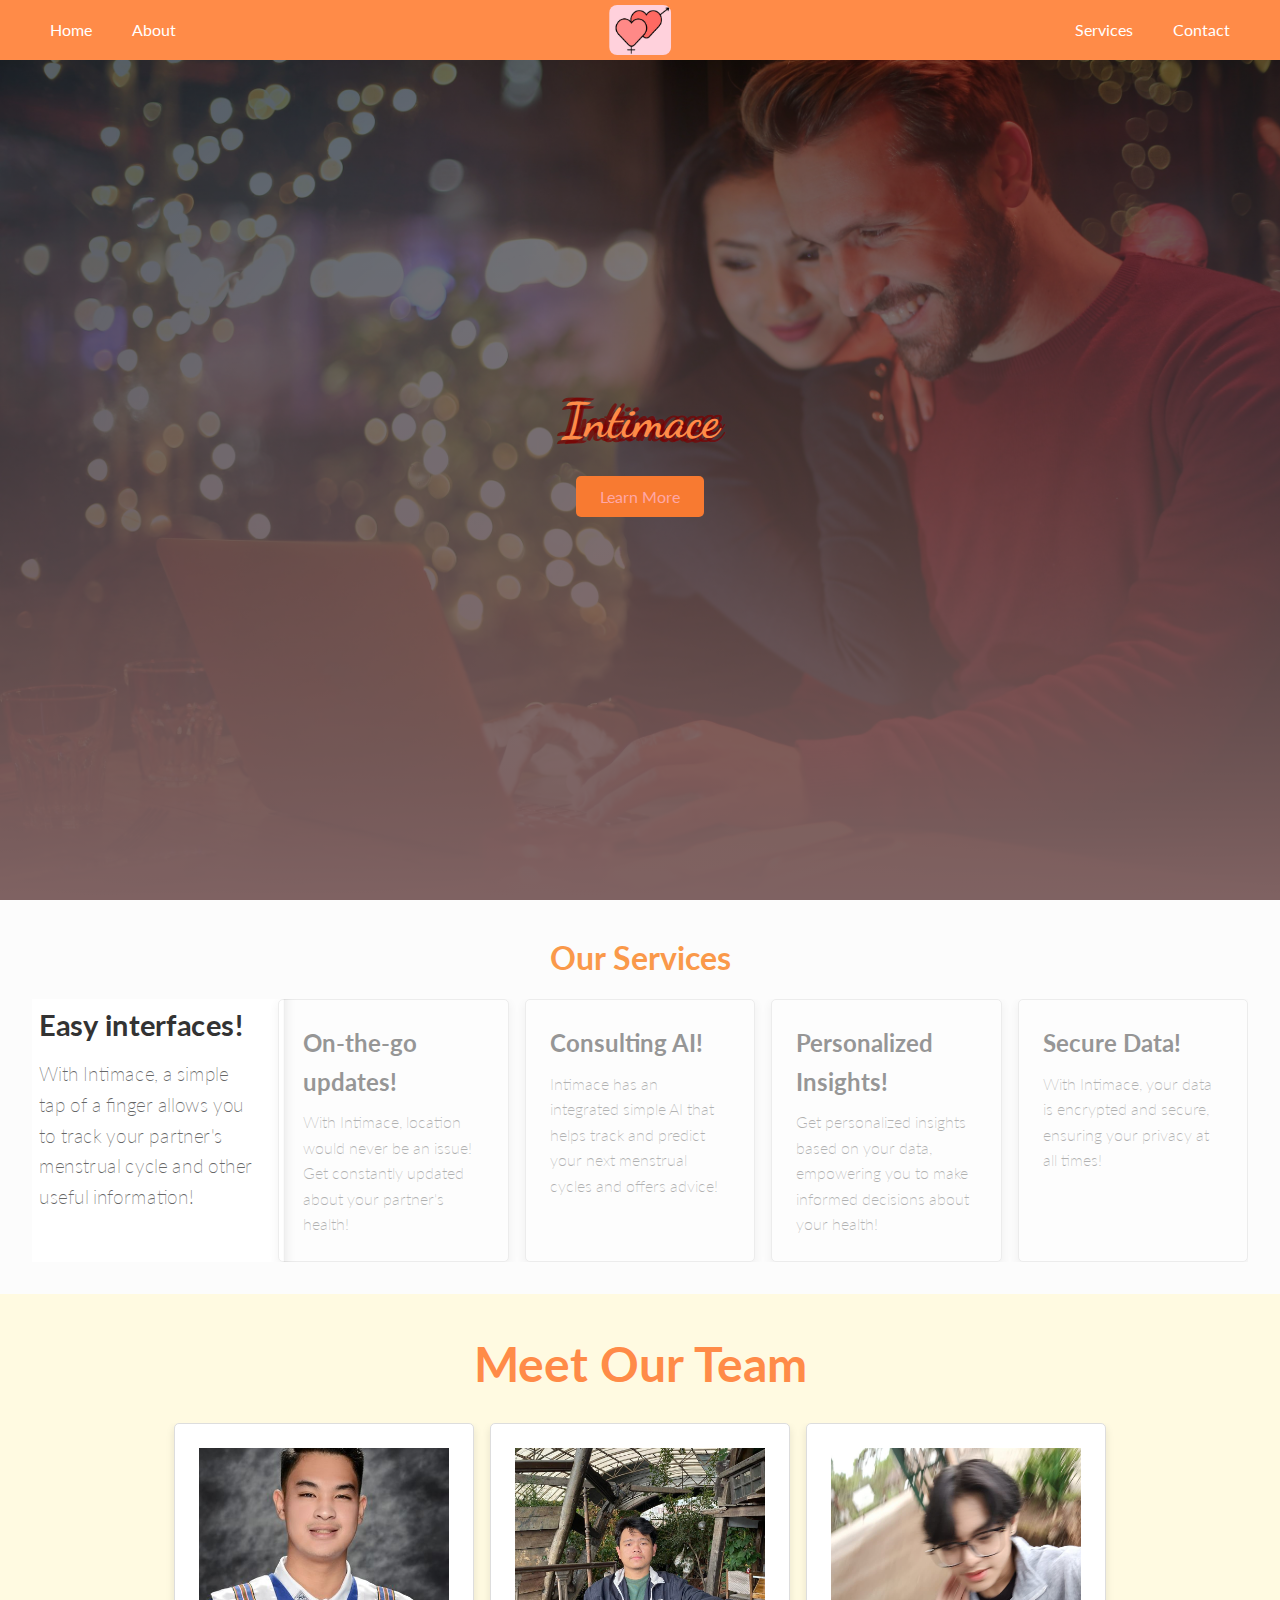
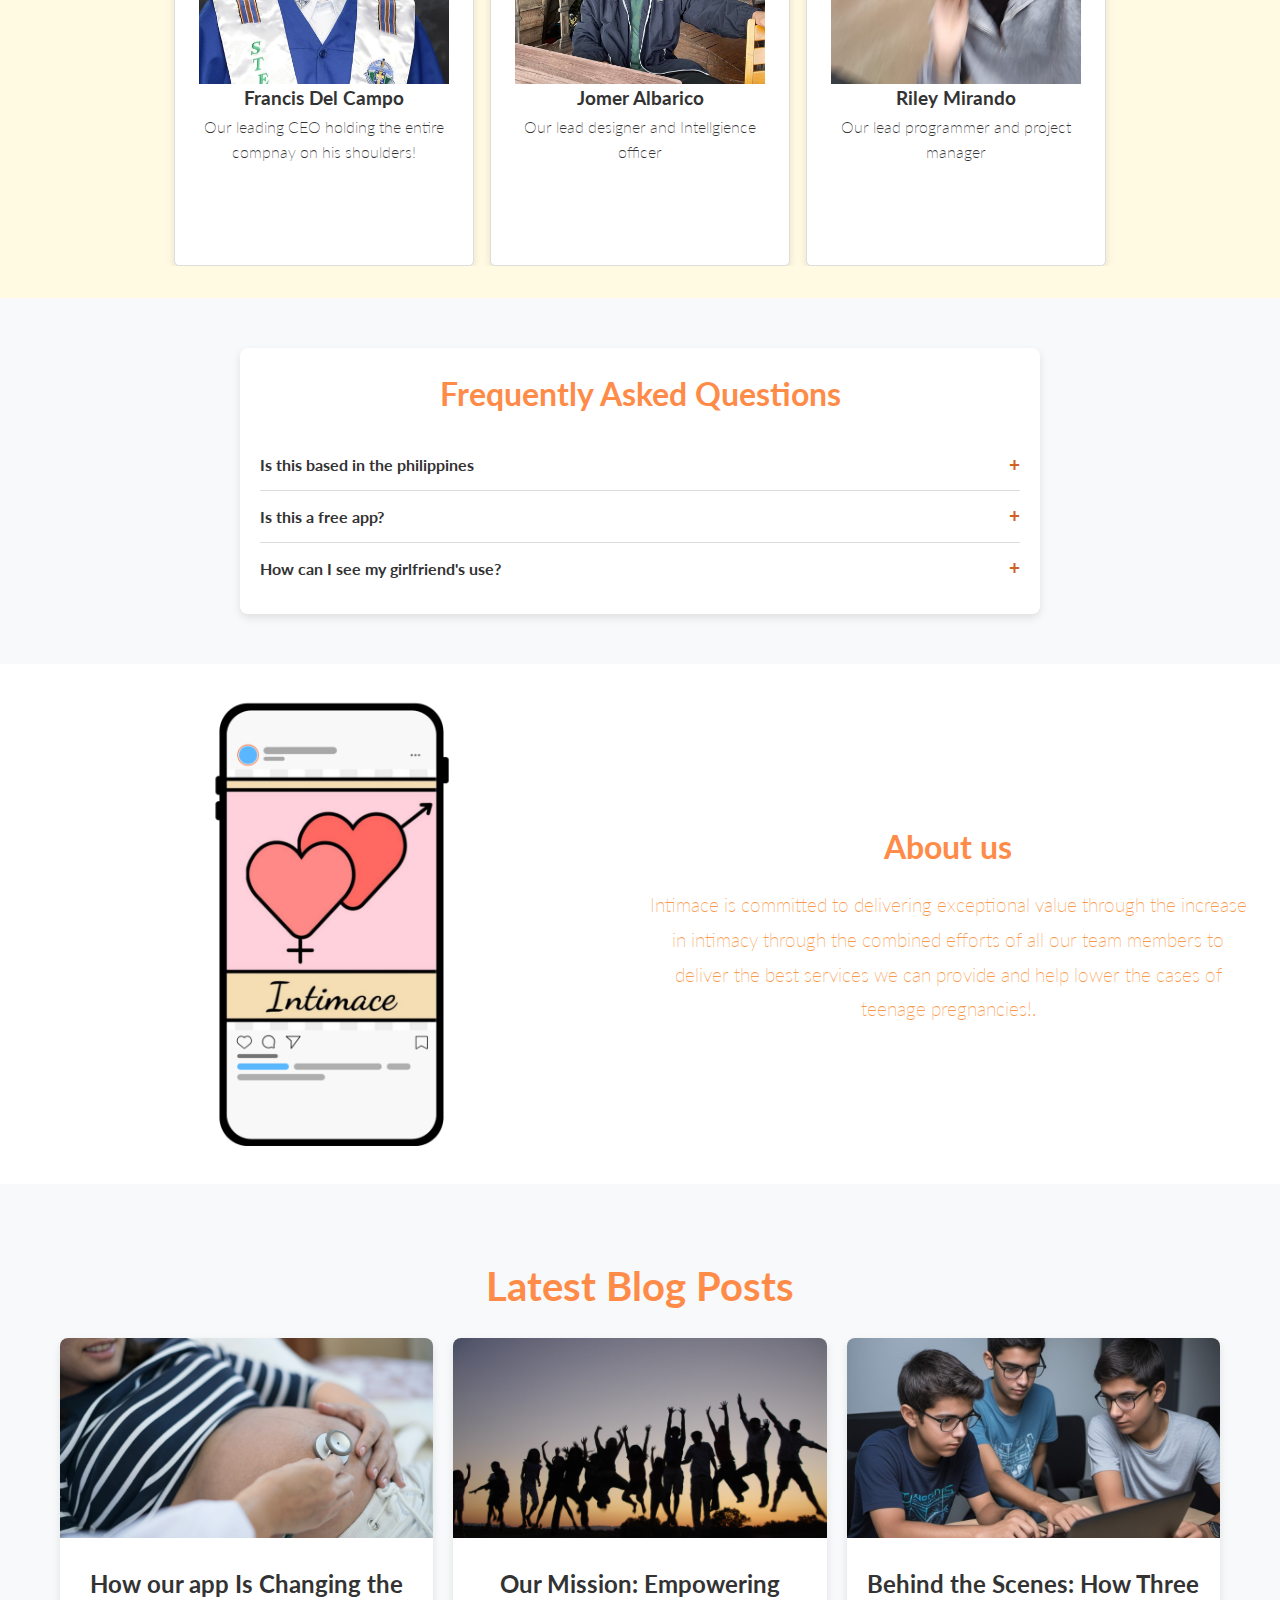
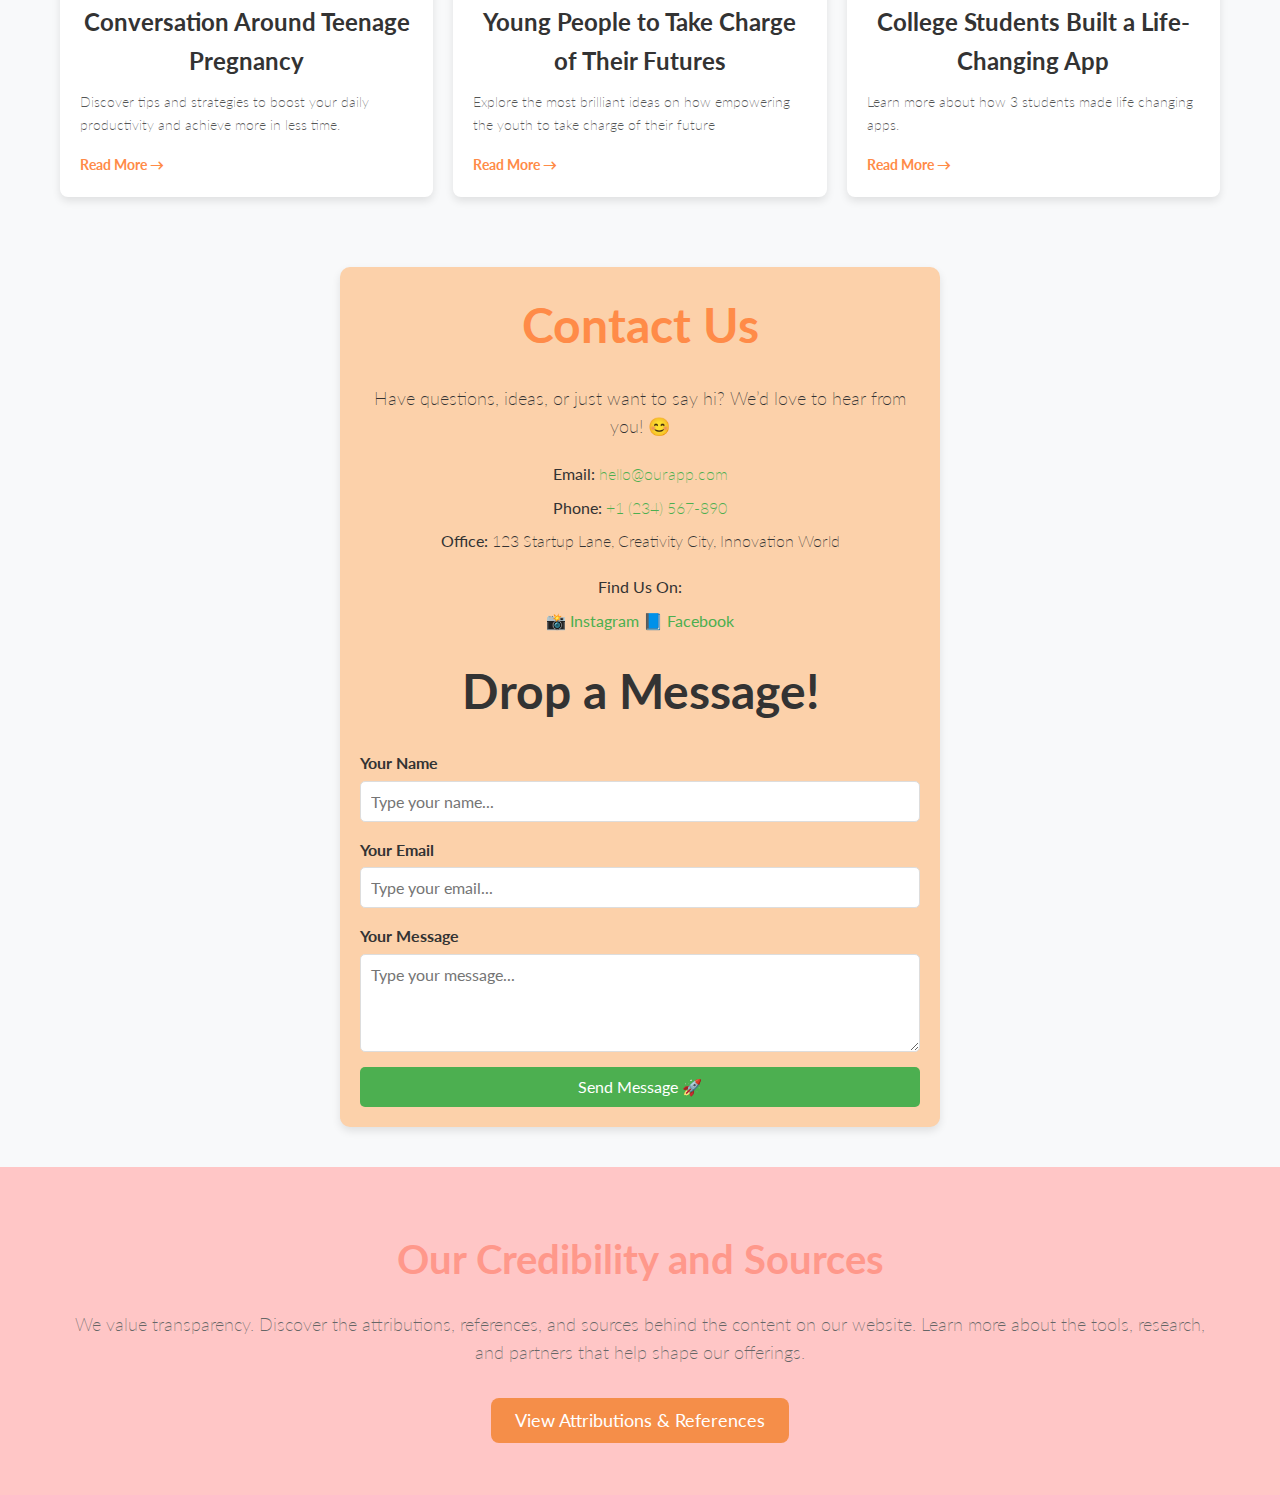
<file: index.html>
<!DOCTYPE html>
<html lang="en">
<head>
  <meta charset="UTF-8">
  <meta name="viewport" content="width=device-width, initial-scale=1.0">
  <title>Intimace</title>
  <link rel="stylesheet" href="style.css">
  <link href="https://fonts.googleapis.com/css2?family=Dancing+Script&display=swap" rel="stylesheet">
  <link href="https://fonts.googleapis.com/css2?family=Lato:wght@400;700&display=swap" rel="stylesheet">
</head>
<body>
  <nav class="navbar">
    <div>
    <ul class="nav-links">
      <li><a href="#home">Home</a></li>
      <li><a href="#about">About</a></li>
    </ul>
    </div>
    <img src="LogosBetter.PNG" alt="Logo" class="logo">
  <div>
    <ul class = "nav-links">
      <li><a href="#services">Services</a></li>
      <li><a href="#contact">Contact</a></li>
      </ul>
    </div>
  </nav>
  <header class="header">
    <div class="overlay">
      <h1>Intimace</h1>
      <button onclick="scrollToAbout()">Learn More</button>
    </div>
  </header>

  <main>
    <section class="services" id="services">
      <h2>Our Services</h2>
      <div class="service-cards">
        <div class="card active">
          <h3>Easy interfaces!</h3>
          <p>With Intimace, a simple tap of a finger allows you to track your partner's menstrual cycle and other useful information!</p>
        </div>
        <div class="card">
          <h3>On-the-go updates!</h3>
          <p>With Intimace, location would never be an issue! Get constantly updated about your partner's health!</p>
        </div>
        <div class="card">
          <h3>Consulting AI!</h3>
          <p>Intimace has an integrated simple AI that helps track and predict your next menstrual cycles and offers advice!</p>
        </div>
        <div class="card">
          <h3>Personalized Insights!</h3>
          <p>Get personalized insights based on your data, empowering you to make informed decisions about your health!</p>
        </div>
        <div class="card">
          <h3>Secure Data!</h3>
          <p>With Intimace, your data is encrypted and secure, ensuring your privacy at all times!</p>
        </div>
      </div>
    </section>
    <section class = "MeetTheTeam">
      <h2>Meet Our Team</h2>
      <div class="service-cards">
        <div class="cardTEA">
          <img src="Francis.jpg" alt="" class = "card-image">
          <h3>Francis Del Campo</h3>
          <p>Our leading CEO holding the entire compnay on his shoulders!</p>
        </div>
        <div class="cardTEA">
          <img src="JomerAlbarico.jpg" alt="" class = "card-image">
          <h3>Jomer Albarico</h3>
          <p>Our lead designer and Intellgience officer</p>
        </div>
        <div class="cardTEA">
          <img src="RileyM.jpg" alt="" class = "card-image">
          <h3>Riley Mirando</h3>
          <p>Our lead programmer and project manager</p>
        </div>
      </div>
      </section>
      <section>
        <div class="faq-container">
          <h1 class="faq-title">Frequently Asked Questions</h1>
          <div class="faq-item">
            <div class="faq-question">Is this based in the philippines</div>
            <div class="faq-answer">This is a software based on availability through the google app store for the entire globe.</div>
          </div>
          <div class="faq-item">
            <div class="faq-question">Is this a free app?</div>
            <div class="faq-answer">Yes, this is a free app.</div>
          </div>
          <div class="faq-item">
            <div class="faq-question">How can I see my girlfriend's use?</div>
            <div class="faq-answer">You can track your girlfriends schedule through the partner section</div>
          </div>
        </section>
        <section>
          <section>
            <div id = "about" class = "about ">
              <div style=" align-self: right;">
              <img src="PHone.png" alt = "">
              </div>
              <div class = "about-IT">
            <h2>About us</h2>
            <p>
              Intimace is committed to delivering exceptional value through the increase in intimacy through the combined efforts of all our team members to deliver the best services we can provide and help lower the cases of teenage pregnancies!.
            </p>
            </div>
            </div>
          </section>
          <div class="blog-container">
            <h1 class="blog-title">Latest Blog Posts</h1>
            <div class="blog-grid">
              <!-- Blog Card 1 -->
              <div class="blog-card">
                <img src="teen-pregnancies-header.jpg" alt="Blog Image">
                <div class="blog-content">
                  <h2 class="blog-title-small">How our app Is Changing the Conversation
                    Around Teenage Pregnancy</h2>
                  <p class="blog-description">Discover tips and strategies to boost your daily productivity and achieve more in less time.</p>
                  <a href="BlogPost1.html" class="read-more">Read More →</a>
                </div>
              </div>
              <!-- Blog Card 2 -->
              <div class="blog-card">
                <img src="gratitude.jpg" alt="Blog Image">
                <div class="blog-content">
                  <h2 class="blog-title-small">Our Mission: Empowering Young People to Take Charge of Their Futures</h2>
                  <p class="blog-description">Explore the most brilliant ideas on how empowering the youth to take charge of their future</p>
                  <a href="BlogPost2.html" class="read-more">Read More →</a>
                </div>
              </div>
              <!-- Blog Card 3 -->
              <div class="blog-card">
                <img src="42267f1e-81df-4141-b5eb-f46d05f74763.jpg" alt="Blog Image">
                <div class="blog-content">
                  <h2 class="blog-title-small">Behind the Scenes: How Three College Students Built a Life-Changing App</h2>
                  <p class="blog-description">Learn more about how 3 students made life changing apps.</p>
                  <a href="BlogPost3.html" class="read-more">Read More →</a>
                </div>
              </div>
            </div>
          </div>
        </section>
        <section id = "contact">
          <div class="contact-container">
            <h1>Contact Us</h1>
            <p class="intro-text">Have questions, ideas, or just want to say hi? We’d love to hear from you! 😊</p>
        
            <div class="contact-details">
              <p><strong>Email:</strong> <a href="mailto:hello@ourapp.com">hello@ourapp.com</a></p>
              <p><strong>Phone:</strong> <a href="tel:+1234567890">+1 (234) 567-890</a></p>
              <p><strong>Office:</strong> 123 Startup Lane, Creativity City, Innovation World</p>
            </div>
        
            <div class="social-links">
              <p><strong>Find Us On:</strong></p>
              <a href="" target="_blank">📸 Instagram</a>
              <a href="https://www.facebook.com/profile.php?id=61553783387547" target="_blank">📘 Facebook</a>
            </div>
        
            <form class="contact-form">
              <h2>Drop a Message!</h2>
              <label for="name">Your Name</label>
              <input type="text" id="name" name="name" placeholder="Type your name..." required>
        
              <label for="email">Your Email</label>
              <input type="email" id="email" name="email" placeholder="Type your email..." required>
        
              <label for="message">Your Message</label>
              <textarea id="message" name="message" rows="4" placeholder="Type your message..." required></textarea>
        
              <button type="submit">Send Message 🚀</button>
            </form>
        </section>
        <section id="attributions" class="landing-section">
          <div class="container">
            <h2>Our Credibility and Sources</h2>
            <p>We value transparency. Discover the attributions, references, and sources behind the content on our website. Learn more about the tools, research, and partners that help shape our offerings.</p>
            <a href="/attributions" class="cta-button">View Attributions & References</a>
          </div>
        </section>
  </main>
  <script src = "script.js"></script>
</body>
</html>
</file>
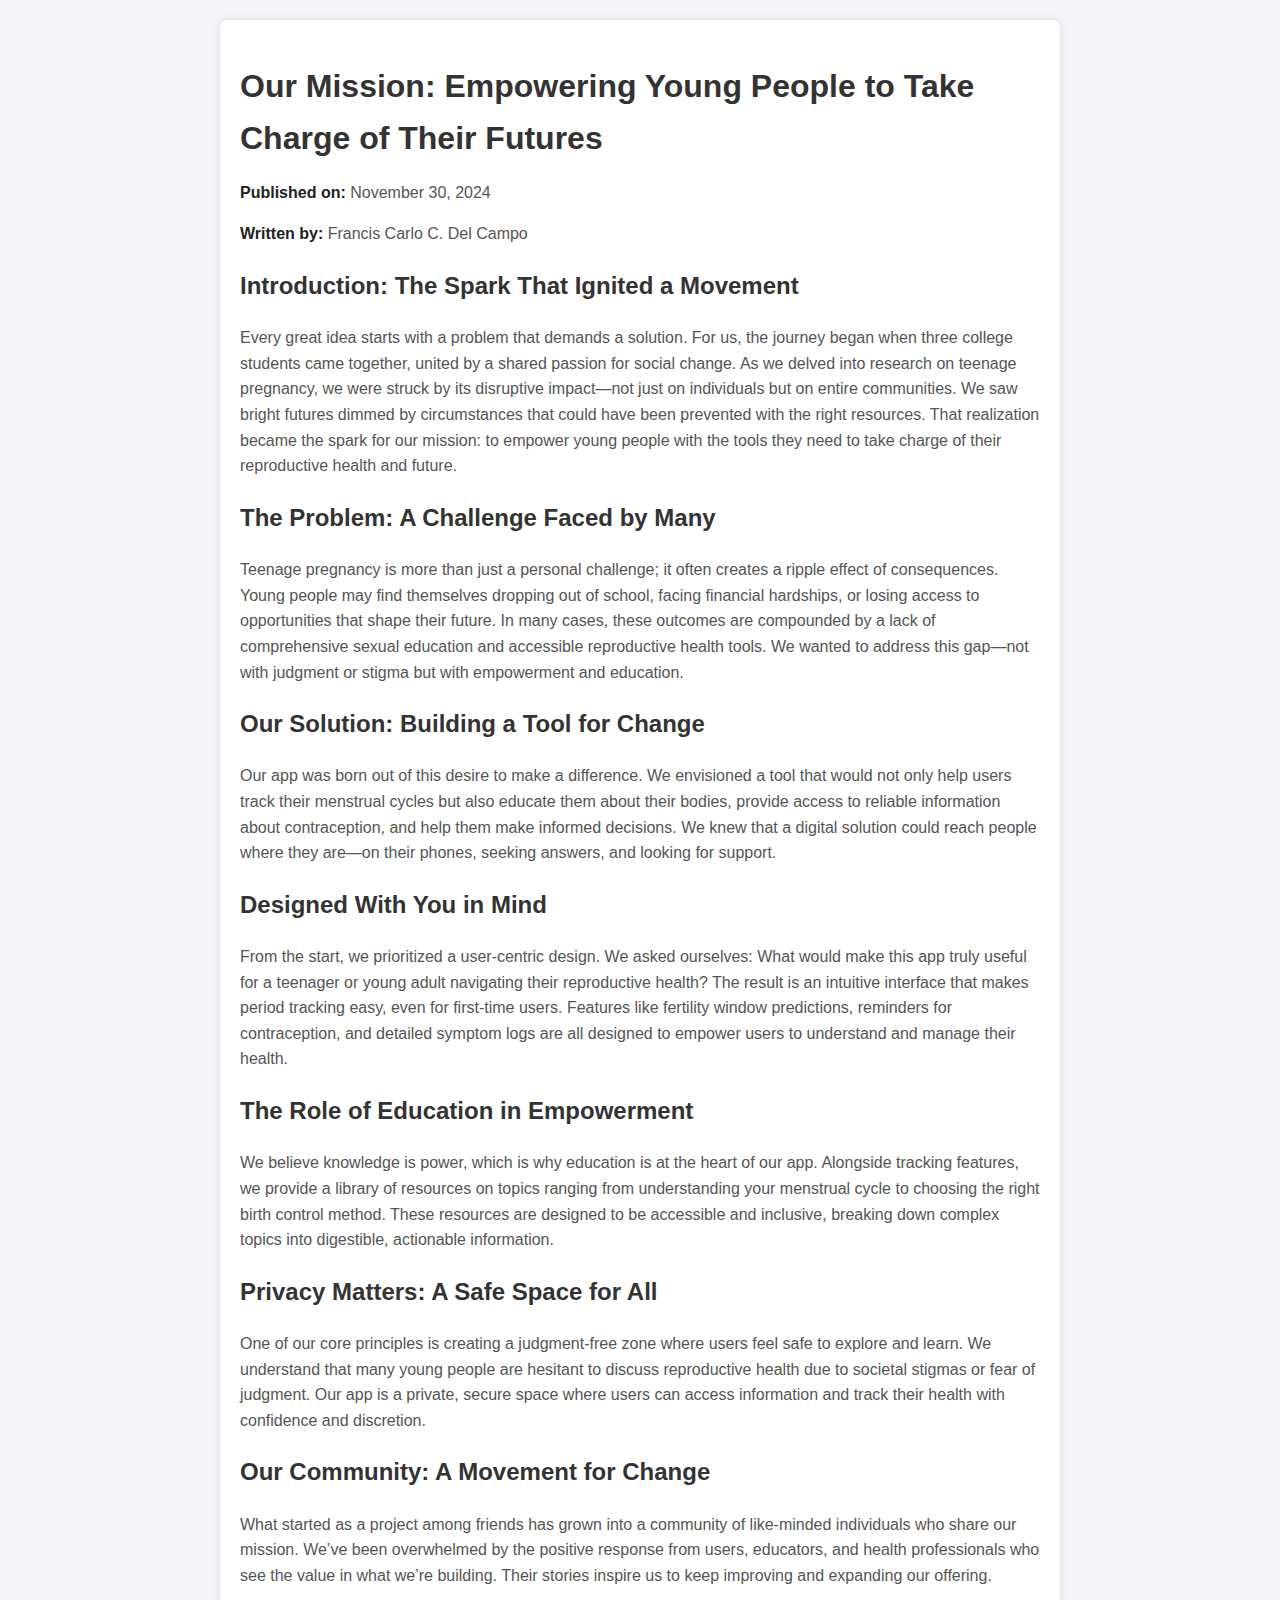
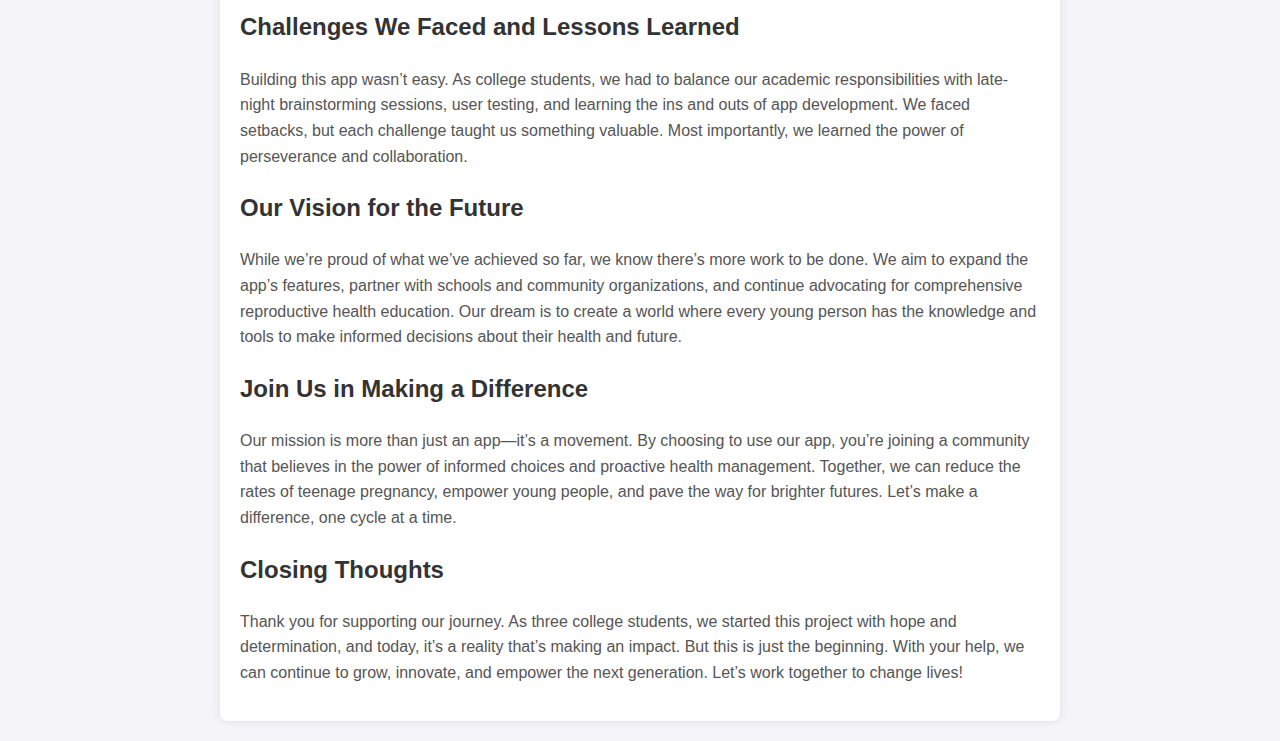
<file: BlogPost2.html>
<!DOCTYPE html>
<html lang="en">
<head>
    <meta charset="UTF-8">
    <meta name="viewport" content="width=device-width, initial-scale=1.0">
    <title>Our Mission: Empowering Young People</title>
    <style>
        body {
            font-family: 'Lato', sans-serif;
            line-height: 1.6;
            background-color: #f4f4f9;
            margin: 0;
            padding: 0;
        }
        .container {
            max-width: 800px;
            margin: 20px auto;
            background: #fff;
            padding: 20px;
            border-radius: 8px;
            box-shadow: 0 0 10px rgba(0, 0, 0, 0.1);
        }
        h1, h2 {
            color: #333;
        }
        h1 {
            font-size: 2em;
            margin-bottom: 10px;
        }
        h2 {
            margin-top: 20px;
            font-size: 1.5em;
        }
        p {
            margin-bottom: 15px;
            color: #555;
        }
        strong {
            color: #222;
        }
    </style>
</head>
<body>
    <div class="container">
        <h1>Our Mission: Empowering Young People to Take Charge of Their Futures</h1>
        <p><strong>Published on:</strong> November 30, 2024</p>
        <p><strong>Written by:</strong> Francis Carlo C. Del Campo</p>
        
        <h2>Introduction: The Spark That Ignited a Movement</h2>
        <p>
            Every great idea starts with a problem that demands a solution. For us, 
            the journey began when three college students came together, united by a 
            shared passion for social change. As we delved into research on teenage 
            pregnancy, we were struck by its disruptive impact—not just on individuals but 
            on entire communities. We saw bright futures dimmed by circumstances that 
            could have been prevented with the right resources. That realization became the 
            spark for our mission: to empower young people with the tools they need to 
            take charge of their reproductive health and future.
        </p>
        
        <h2>The Problem: A Challenge Faced by Many</h2>
        <p>
            Teenage pregnancy is more than just a personal challenge; it often creates 
            a ripple effect of consequences. Young people may find themselves dropping 
            out of school, facing financial hardships, or losing access to opportunities that 
            shape their future. In many cases, these outcomes are compounded by a lack of 
            comprehensive sexual education and accessible reproductive health tools. We 
            wanted to address this gap—not with judgment or stigma but with 
            empowerment and education.
        </p>
        
        <h2>Our Solution: Building a Tool for Change</h2>
        <p>
            Our app was born out of this desire to make a difference. We envisioned a 
            tool that would not only help users track their menstrual cycles but also educate 
            them about their bodies, provide access to reliable information about 
            contraception, and help them make informed decisions. We knew that a digital 
            solution could reach people where they are—on their phones, seeking answers, 
            and looking for support.
        </p>
        
        <h2>Designed With You in Mind</h2>
        <p>
            From the start, we prioritized a user-centric design. We asked ourselves: 
            What would make this app truly useful for a teenager or young adult navigating 
            their reproductive health? The result is an intuitive interface that makes period 
            tracking easy, even for first-time users. Features like fertility window predictions, 
            reminders for contraception, and detailed symptom logs are all designed to 
            empower users to understand and manage their health.
        </p>
        
        <h2>The Role of Education in Empowerment</h2>
        <p>
            We believe knowledge is power, which is why education is at the heart of 
            our app. Alongside tracking features, we provide a library of resources on topics 
            ranging from understanding your menstrual cycle to choosing the right birth 
            control method. These resources are designed to be accessible and inclusive, 
            breaking down complex topics into digestible, actionable information.
        </p>
        
        <h2>Privacy Matters: A Safe Space for All</h2>
        <p>
            One of our core principles is creating a judgment-free zone where users 
            feel safe to explore and learn. We understand that many young people are 
            hesitant to discuss reproductive health due to societal stigmas or fear of 
            judgment. Our app is a private, secure space where users can access 
            information and track their health with confidence and discretion.
        </p>
        
        <h2>Our Community: A Movement for Change</h2>
        <p>
            What started as a project among friends has grown into a community of 
            like-minded individuals who share our mission. We’ve been overwhelmed by the 
            positive response from users, educators, and health professionals who see the 
            value in what we’re building. Their stories inspire us to keep improving and 
            expanding our offering.
        </p>
        
        <h2>Challenges We Faced and Lessons Learned</h2>
        <p>
            Building this app wasn’t easy. As college students, we had to balance our 
            academic responsibilities with late-night brainstorming sessions, user testing, 
            and learning the ins and outs of app development. We faced setbacks, but each 
            challenge taught us something valuable. Most importantly, we learned the power 
            of perseverance and collaboration.
        </p>
        
        <h2>Our Vision for the Future</h2>
        <p>
            While we’re proud of what we’ve achieved so far, we know there’s more 
            work to be done. We aim to expand the app’s features, partner with schools and 
            community organizations, and continue advocating for comprehensive 
            reproductive health education. Our dream is to create a world where every 
            young person has the knowledge and tools to make informed decisions about 
            their health and future.
        </p>
        
        <h2>Join Us in Making a Difference</h2>
        <p>
            Our mission is more than just an app—it’s a movement. By choosing to 
            use our app, you’re joining a community that believes in the power of informed 
            choices and proactive health management. Together, we can reduce the rates of 
            teenage pregnancy, empower young people, and pave the way for brighter 
            futures. Let’s make a difference, one cycle at a time.
        </p>
        
        <h2>Closing Thoughts</h2>
        <p>
            Thank you for supporting our journey. As three college students, we 
            started this project with hope and determination, and today, it’s a reality that’s 
            making an impact. But this is just the beginning. With your help, we can 
            continue to grow, innovate, and empower the next generation. Let’s work 
            together to change lives!
        </p>
    </div>
</body>
</html>
</file>
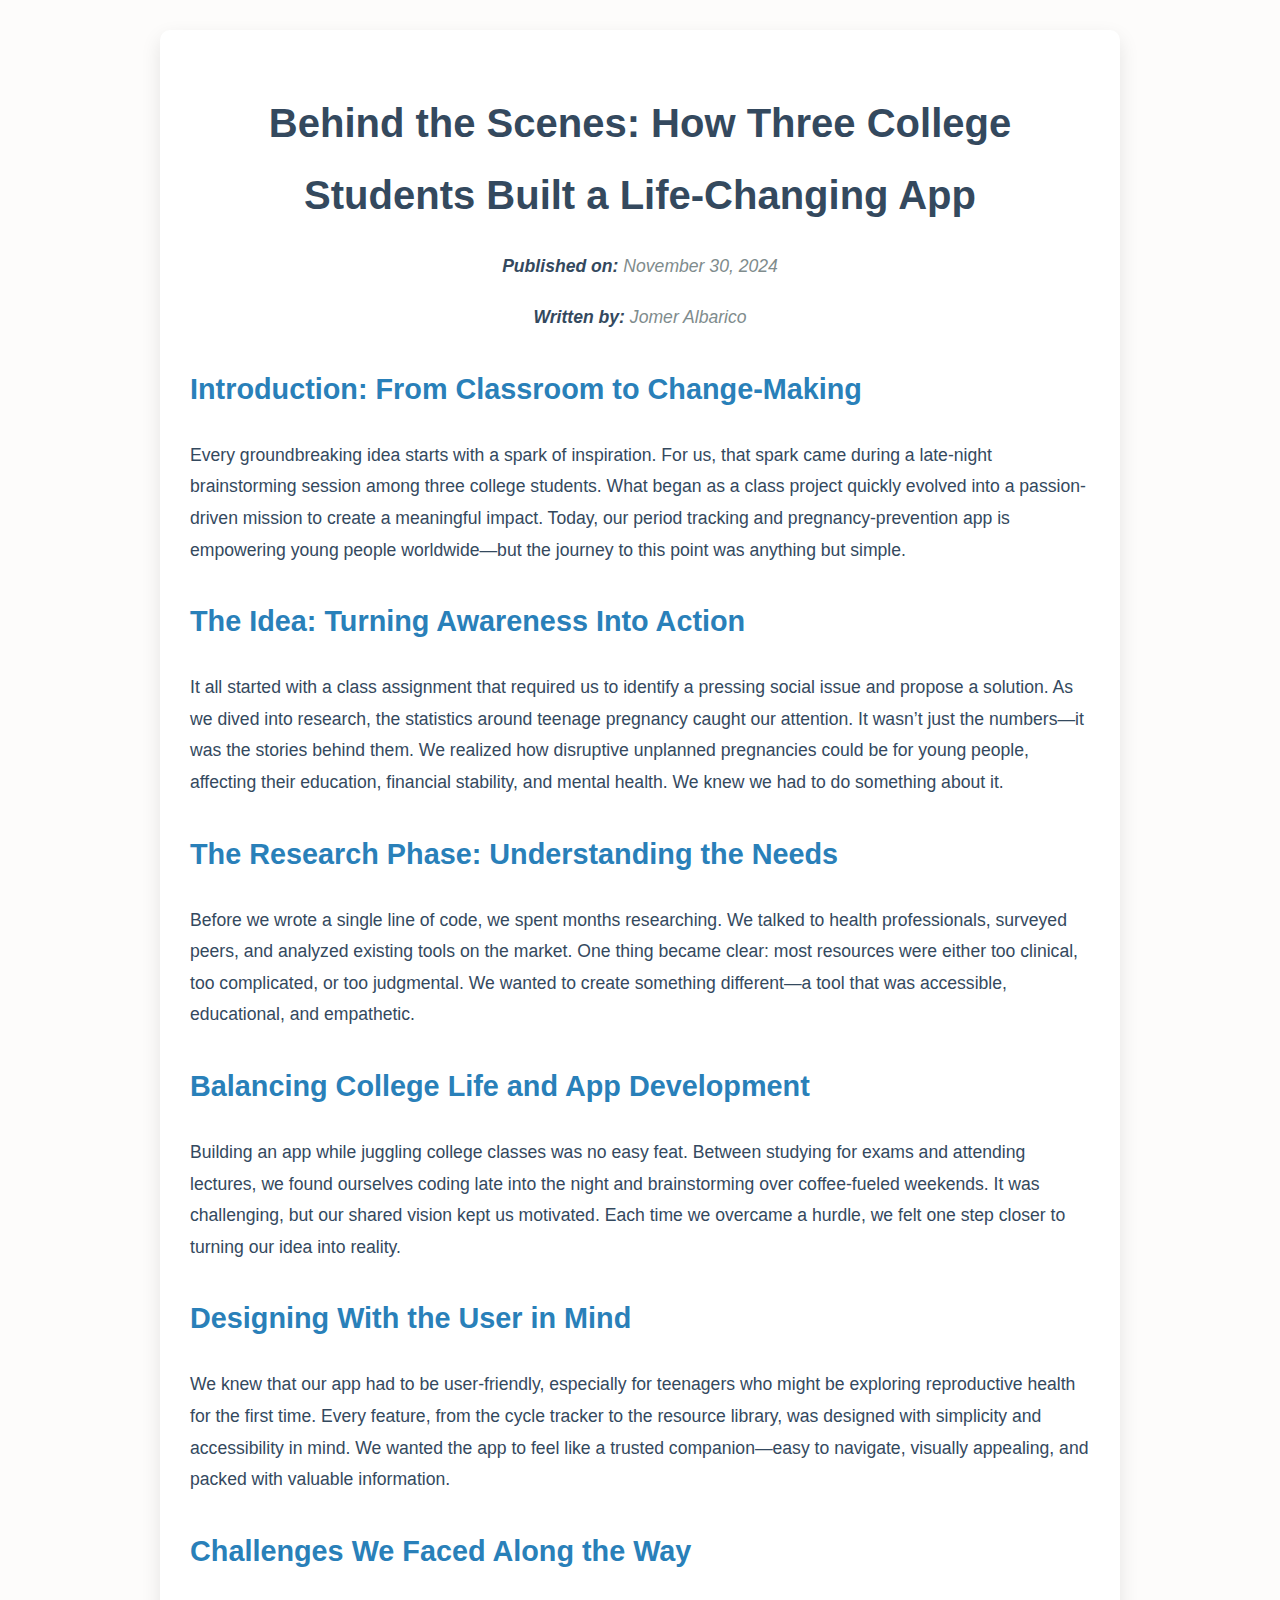
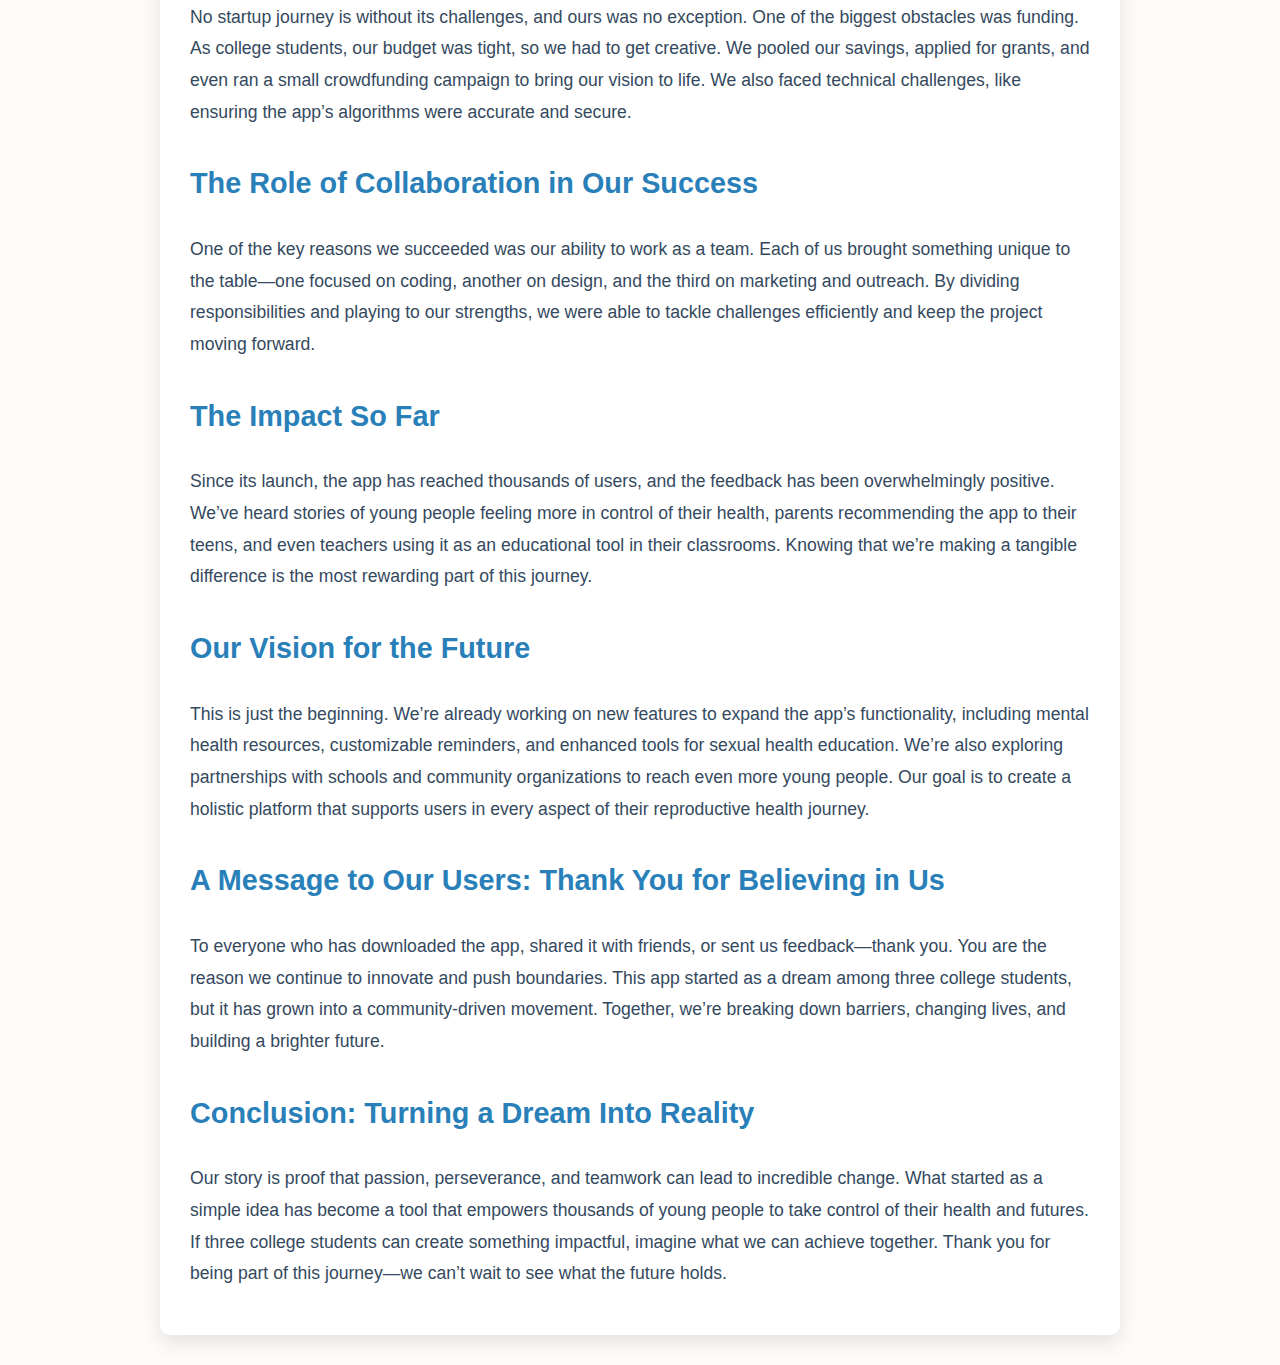
<file: BlogPost3.html>
<!DOCTYPE html>
<html lang="en">
<head>
    <meta charset="UTF-8">
    <meta name="viewport" content="width=device-width, initial-scale=1.0">
    <title>Behind the Scenes: How Three College Students Built a Life-Changing App</title>
    <style>
        body {
            font-family: 'Lato', sans-serif;
            line-height: 1.8;
            color: #2c3e50;
            background: #fdfcfb;
            margin: 0;
            padding: 0;
        }
        .container {
            max-width: 900px;
            margin: 30px auto;
            background: #ffffff;
            padding: 30px;
            border-radius: 10px;
            box-shadow: 0 8px 20px rgba(0, 0, 0, 0.1);
        }
        h1 {
            font-size: 2.5em;
            color: #34495e;
            text-align: center;
            margin-bottom: 20px;
        }
        h2 {
            font-size: 1.8em;
            color: #2980b9;
            margin-top: 30px;
        }
        p {
            margin: 15px 0;
            font-size: 1.1em;
            color: #34495e;
        }
        .meta {
            font-style: italic;
            color: #7f8c8d;
            margin-bottom: 20px;
            text-align: center;
        }
        blockquote {
            margin: 20px 0;
            padding: 15px 20px;
            background: #ecf0f1;
            border-left: 5px solid #2980b9;
            font-style: italic;
            color: #2c3e50;
        }
        blockquote p {
            margin: 0;
        }
        strong {
            color: #34495e;
        }
    </style>
</head>
<body>
    <div class="container">
        <h1>Behind the Scenes: How Three College Students Built a Life-Changing App</h1>
        <p class="meta"><strong>Published on:</strong> November 30, 2024</p>
        <p class="meta"><strong>Written by:</strong> Jomer Albarico</p>

        <h2>Introduction: From Classroom to Change-Making</h2>
        <p>
            Every groundbreaking idea starts with a spark of inspiration. For us, that spark came during 
            a late-night brainstorming session among three college students. What began as a class project 
            quickly evolved into a passion-driven mission to create a meaningful impact. Today, our period tracking 
            and pregnancy-prevention app is empowering young people worldwide—but the journey to this point was anything but simple.
        </p>

        <h2>The Idea: Turning Awareness Into Action</h2>
        <p>
            It all started with a class assignment that required us to identify a pressing social issue and propose a solution. 
            As we dived into research, the statistics around teenage pregnancy caught our attention. It wasn’t just the numbers—it 
            was the stories behind them. We realized how disruptive unplanned pregnancies could be for young people, affecting 
            their education, financial stability, and mental health. We knew we had to do something about it.
        </p>

        <h2>The Research Phase: Understanding the Needs</h2>
        <p>
            Before we wrote a single line of code, we spent months researching. We talked to health professionals, 
            surveyed peers, and analyzed existing tools on the market. One thing became clear: most resources were either too clinical, 
            too complicated, or too judgmental. We wanted to create something different—a tool that was accessible, educational, and empathetic.
        </p>

        <h2>Balancing College Life and App Development</h2>
        <p>
            Building an app while juggling college classes was no easy feat. Between studying for exams and attending lectures, 
            we found ourselves coding late into the night and brainstorming over coffee-fueled weekends. It was challenging, 
            but our shared vision kept us motivated. Each time we overcame a hurdle, we felt one step closer to turning our idea into reality.
        </p>

        <h2>Designing With the User in Mind</h2>
        <p>
            We knew that our app had to be user-friendly, especially for teenagers who might be exploring reproductive health for the first time. 
            Every feature, from the cycle tracker to the resource library, was designed with simplicity and accessibility in mind. 
            We wanted the app to feel like a trusted companion—easy to navigate, visually appealing, and packed with valuable information.
        </p>

        <h2>Challenges We Faced Along the Way</h2>
        <p>
            No startup journey is without its challenges, and ours was no exception. One of the biggest obstacles was funding. As college students, 
            our budget was tight, so we had to get creative. We pooled our savings, applied for grants, and even ran a small crowdfunding campaign 
            to bring our vision to life. We also faced technical challenges, like ensuring the app’s algorithms were accurate and secure.
        </p>

        <h2>The Role of Collaboration in Our Success</h2>
        <p>
            One of the key reasons we succeeded was our ability to work as a team. Each of us brought something unique to the table—one focused on coding, 
            another on design, and the third on marketing and outreach. By dividing responsibilities and playing to our strengths, we were able 
            to tackle challenges efficiently and keep the project moving forward.
        </p>

        <h2>The Impact So Far</h2>
        <p>
            Since its launch, the app has reached thousands of users, and the feedback has been overwhelmingly positive. 
            We’ve heard stories of young people feeling more in control of their health, parents recommending the app to their teens, 
            and even teachers using it as an educational tool in their classrooms. Knowing that we’re making a tangible difference 
            is the most rewarding part of this journey.
        </p>

        <h2>Our Vision for the Future</h2>
        <p>
            This is just the beginning. We’re already working on new features to expand the app’s functionality, 
            including mental health resources, customizable reminders, and enhanced tools for sexual health education. 
            We’re also exploring partnerships with schools and community organizations to reach even more young people. 
            Our goal is to create a holistic platform that supports users in every aspect of their reproductive health journey.
        </p>

        <h2>A Message to Our Users: Thank You for Believing in Us</h2>
        <p>
            To everyone who has downloaded the app, shared it with friends, or sent us feedback—thank you. 
            You are the reason we continue to innovate and push boundaries. This app started as a dream among three college students, 
            but it has grown into a community-driven movement. Together, we’re breaking down barriers, changing lives, and building a brighter future.
        </p>

        <h2>Conclusion: Turning a Dream Into Reality</h2>
        <p>
            Our story is proof that passion, perseverance, and teamwork can lead to incredible change. 
            What started as a simple idea has become a tool that empowers thousands of young people to take control of their health and futures. 
            If three college students can create something impactful, imagine what we can achieve together. Thank you for being part of this journey—we can’t wait to see what the future holds.
        </p>
    </div>
</body>
</html>
</file>
<file: style.css>
/* General Reset */
* {
    margin: 0;
    padding: 0;
    box-sizing: border-box;
    font-family: 'Lato', sans-serif;
  }
  p
  {
    font-weight: 200;
  }
  html {
    scroll-behavior: smooth;
  }
  h1
  {
    color: #ff8b48;
    font-size: 48px;
    margin-bottom: 20px;
    text-align: center;
    font-family: 'Lato', sans-serif;
  }
  h2
  {
    color: #ff8b48;
    font-size: 48px;
    margin-bottom: 20px;
    text-align: center;
    font-family: 'Lato', sans-serif;
  }
  body {
    
    line-height: 1.6;
    color: #ff8b48;
    padding-top: 60px; /* Add padding equal to the navbar height */
  }
  /* Header */
  .header {
    background:  linear-gradient(to bottom, rgba(255, 197, 197, 0) 0%, rgb(255, 197, 197, 1) 100%), url("pexels-olly-853151.jpg");
    height: 100vh;
    background-size: cover;
    background-repeat: no-repeat;
    display: flex;
    align-items: center;
    justify-content: center;
    position: relative;
    text-align: center;
    padding: 20px;
    text-align: center;
}
  
.overlay {
  position: absolute;
  top: 0;
  left: 0;
  width: 100%;
  height: 100%;
  background-color: rgba(0, 0, 0, 0.5); /* Adjust opacity if needed */
  display: flex;
  flex-direction: column;
  justify-content: center;
  align-items: center;
  color: #fff;
  text-align: center;
}
  
  .header h1 {
    text-shadow: 
  4px 4px 0 rgba(122, 1, 1, 0.7),   
  -4px -4px 0 rgba(122, 1, 1, 0.7), 
  4px -4px 0 rgba(122, 1, 1, 0.7), 
  -4px 4px 0 rgba(122, 1, 1, 0.7);  
    font-size: 3rem;
    margin-bottom: 1rem;
    font-family: 'Dancing Script', cursive;
  }
  
  .header p {
    font-size: 1.2rem;
    margin-bottom: 2rem;
  }
  
  .header button {
    padding: 0.7rem 1.5rem;
    font-size: 1rem;
    color: #ffa7a7;
    background-color: #f87a31;
    border: none;
    border-radius: 5px;
    cursor: pointer;
    transition: background-color 0.3s ease;
  }
  
  .header button:hover {
    background-color: #0056b3;
  }
  
  /* Services Section */
  .services {
    padding: 2rem;
    text-align: center;
    background-color: #fcfcfc;
  }
  
  .services h2 {
    color:#fa994a ;
    font-size: 2rem;
    margin-bottom: 1rem;
  }
  
  .service-cards {
    display: flex;
    justify-content: space-around;
    gap: 1rem;
    margin-top: 1rem;
  }
  .services {
    padding: 2rem;
    text-align: center;
    background-color: #fcfcfc;
  }
  
  .services h2 {
    color: #fa994a;
    font-size: 2rem;
    margin-bottom: 1rem;
  }
  
  .service-cards {
    display: flex;
    justify-content: center;
    gap: 1rem;
    overflow: hidden;
    position: relative;
  }
  
  .card {
    flex: 0 0 25%;
    background-color: #fff;
    box-shadow: 0 4px 6px rgba(0, 0, 0, 0.1);
    padding: 1rem;
    border-radius: 0.5rem;
    transition: transform 0.3s, box-shadow 0.3s;
    text-align: left;
    opacity: 0.5;
  }
  
  .card h3 {
    font-size: 1.2rem;
    color: #333;
  }
  
  .card p {
    font-size: 1rem;
    color: #666;
  }
  
  .card.active {
    transform: scale(1.2);
    box-shadow: 0 6px 10px rgba(0, 0, 0, 0.2);
    opacity: 1;
  }
  
  .card:not(.active) {
    opacity: 0.5;
  }
  
  .card {
    background: #fff;
    padding: 1.5rem;
    border: 1px solid #ddd;
    border-radius: 5px;
    box-shadow: 0 4px 8px rgba(0, 0, 0, 0.1);
    flex: 1;
    max-width: 300px;
    overflow: hidden;
    display: flex;
    flex-direction: column;
  }
  .cardTEA {
    background: #fff;
    padding: 1.5rem;
    border: 1px solid #ddd;
    border-radius: 5px;
    box-shadow: 0 4px 8px rgba(0, 0, 0, 0.1);
    flex: 1;
    max-width: 300px;
    overflow: hidden;
    display: flex;
    flex-direction: column;
  }
  .card-image {
    width: 100%;
    height: 60%; /* Adjust to control the image's proportion in the card */
    object-fit: cover; /* Ensures the image scales down and fills the space without distorting */
  }
  .card h3 {
    margin-bottom: 0.5rem;
    font-size: 1.5rem;
  }
  
  .card p {
    font-size: 1rem;
    color: #666;
  }
  
  /* About Section */
  .about {
    align-items: center;
    display: grid;
    grid-template-columns: repeat(2, 1fr);
    gap: 1rem;
    padding: 2rem;
    background: #ffffff;
    color: #fa994a;
    text-align: center;
  }
  .about-It
  {
    grid-column: -2 / -1;

  }
  .about img 
  {
    height: 450px;
    width: 250px;
    object-fit: cover;
  }
  
  .about h2 {
    font-size: 2rem;
    margin-bottom: 1rem;
  }
  
  .about p {
    font-size: 1.2rem;
    line-height: 1.8;
  }
  /* Navbar Styling */
.navbar {
    display: flex;
    justify-content: space-between;
    align-items: center;
    background-color: #ff8b48;
    padding: 10px 40px;
    height: 60px;
    color: #fff;
    position: fixed; /* Make it fixed at the top */
    top: 0;          /* Align to the top */
    left: 0;         /* Stretch from the left */
    right: 0;        /* Stretch to the right */
    z-index: 1000;   /* Ensure it stays above other elements */
  }
  
  /* To prevent the content below the navbar from being hidden */

  .faq-container {
    max-width: 800px;
    margin: 50px auto;
    padding: 20px;
    background: #fff;
    border-radius: 8px;
    box-shadow: 0 4px 8px rgba(0, 0, 0, 0.1);
  }

  .faq-title {
    text-align: center;
    font-size: 2em;
    margin-bottom: 20px;
    color: #ff8b48;
  }

  .faq-item {
    border-bottom: 1px solid #ddd;
    padding: 10px 0;
  }

  .faq-item:last-child {
    border-bottom: none;
  }

  .faq-question {
    font-weight: bold;
    cursor: pointer;
    display: flex;
    justify-content: space-between;
    align-items: center;
  }

  .faq-answer {
    display: none;
    margin-top: 10px;
    line-height: 1.6;
    color: #555;
  }

  .faq-question::after {
    content: "+";
    font-size: 1.2em;
    color: #cf6324;
    transition: transform 0.3s ease;
  }

  .faq-question.active::after {
    content: "-";
    transform: rotate(180deg);
  }
  .navbar .logo {
    position: absolute; 
    left: 50%;
    transform: translateX(-50%); 
    height: 50px; 
    border-radius: 8px;
}
  
  .nav-links {
    list-style: none;
    display: flex;
    gap: 20px;
  }
  
  .nav-links li {
    display: inline;
  }
  
  .nav-links a {
    text-decoration: none;
    color: #fff;
    padding: 5px 10px;
    transition: background 0.3s ease;
  }
  
  .nav-links a:hover {
    background-color: #ca1609;
    border-radius: 5px;
  }
  
  /* Responsive Styling */
  @media (max-width: 768px) {
    .nav-links {
      flex-direction: column;
      display: none; /* Hide navigation links by default */
      position: absolute;
      top: 50px;
      right: 20px;
      background: #333;
      border: 1px solid #444;
      padding: 10px;
    }
  
    .nav-links.show {
      display: flex; /* Show links when toggled */
    }
  
    .toggle-button {
      cursor: pointer;
      display: inline-block;
      color: #fff;
      font-size: 1.5rem;
      padding: 5px;
      margin-left: auto;
    }
  }
  .MeetTheTeam {
    align-content: center;
    text-align: center;
    padding: 2rem;
    text-align: center;
    background-color: #fffae1;
  }
  
  .meetTheTeam h2 {
    font-size: 2rem;
    margin-bottom: 1rem;
  }
  .blog-container {
    
    max-width: 1200px;
    margin: 50px auto;
    padding: 20px;
  }

  .blog-title {
    text-align: center;
    font-size: 2.5em;
    margin-bottom: 20px;
    color: #ff8b48;
  }

  .blog-grid {
    display: grid;
    grid-template-columns: repeat(auto-fit, minmax(300px, 1fr));
    gap: 20px;
  }

  .blog-card {
    background: #fff;
    border-radius: 8px;
    overflow: hidden;
    box-shadow: 0 4px 8px rgba(0, 0, 0, 0.1);
    transition: transform 0.2s ease-in-out;
  }

  .blog-card:hover {
    transform: translateY(-10px);
  }

  .blog-card img {
    width: 100%;
    height: 200px;
    object-fit: cover;
  }

  .blog-content {
    padding: 20px;
  }

  .blog-title-small {
    font-size: 1.5em;
    margin-bottom: 10px;
    color: #333;
  }

  .blog-description {
    font-size: 0.9em;
    color: #555;
    margin-bottom: 15px;
    line-height: 1.6;
  }
  .read-more {
    text-decoration: none;
    color: #ff8b48;
    font-weight: bold;
    font-size: 0.9em;
    transition: color 0.3s ease;
  }

  .read-more:hover {
    color: #b85319;
  }
  /* General Styling */
body {
  font-family: 'Lato', sans-serif;
  margin: 0;
  padding: 0;
  line-height: 1.6;
  color: #333;
  background: #f8f9fa;
}

a {
  color: #ff6b6b;
  text-decoration: none;
}

a:hover {
  text-decoration: underline;
}

/* Header */
.post-header {
  text-align: center;
  padding: 2rem 1rem;
  background: linear-gradient(135deg, #ffecd2, #fcb69f);
}

.post-title {
  font-size: 2.5rem;
  font-weight: bold;
  margin: 0;
}

.post-meta {
  font-size: 0.9rem;
  color: #555;
}

.author-name {
  font-weight: bold;
}

.post-date {
  font-style: italic;
}

/* Main Content */
.post-content {
  max-width: 800px;
  margin: 2rem auto;
  background: #fff;
  padding: 1.5rem;
  border-radius: 8px;
  box-shadow: 0 4px 6px rgba(0, 0, 0, 0.1);
}

.featured-image, .content-image {
  width: 100%;
  border-radius: 8px;
  margin: 1.5rem 0;
  box-shadow: 0 2px 4px rgba(0, 0, 0, 0.1);
}

/* Blockquote */
.post-quote {
  margin: 2rem 0;
  padding: 1rem;
  background: #ffe8cc;
  border-left: 4px solid #ff6b6b;
  font-style: italic;
  color: #555;
}

/* Footer */
.post-footer {
  text-align: center;
  padding: 1.5rem 0;
  background: #343a40;
  color: #f8f9fa;
}

.post-footer .social-icons img {
  width: 30px;
  margin: 0 10px;
  transition: transform 0.3s ease;
}

.post-footer .social-icons img:hover {
  transform: scale(1.1);
}
.contact-container {
  max-width: 600px;
  margin: 40px auto;
  padding: 20px;
  background: #fcd1aa;
  border-radius: 10px;
  box-shadow: 0 4px 8px rgba(0, 0, 0, 0.1);
}
.intro-text {
  text-align: center;
  font-size: 18px;
  margin-bottom: 20px;
}

/* Contact Details */
.contact-details, .social-links {
  margin-bottom: 20px;
  text-align: center;
}

.contact-details p, .social-links p {
  margin: 8px 0;
}

.contact-details a, .social-links a {
  color: #4CAF50;
  text-decoration: none;
}

.contact-details a:hover, .social-links a:hover {
  text-decoration: underline;
}

/* Contact Form */
.contact-form {
  display: flex;
  flex-direction: column;
}

.contact-form h2 {
  text-align: center;
  color: #333;
  margin-bottom: 20px;
}

.contact-form label {
  margin-bottom: 5px;
  font-weight: bold;
}

.contact-form input, .contact-form textarea {
  padding: 10px;
  margin-bottom: 15px;
  border: 1px solid #ddd;
  border-radius: 5px;
  font-size: 16px;
  width: 100%;
}

.contact-form button {
  background: #4CAF50;
  color: #fff;
  border: none;
  padding: 10px;
  font-size: 16px;
  border-radius: 5px;
  cursor: pointer;
  transition: background-color 0.3s ease;
}

.contact-form button:hover {
  background: #45A049;
}
.landing-section {
  background-color: #ffc6c6;
  padding: 60px 0;
  text-align: center;
  font-family: 'Arial', sans-serif;
}

.landing-section .container {
  max-width: 1200px;
  margin: 0 auto;
  padding: 0 20px;
}

.landing-section h2 {
  font-size: 2.5rem;
  color: #ff988b;
  margin-bottom: 20px;
}

.landing-section p {
  font-size: 1.1rem;
  color: #666;
  margin-bottom: 40px;
  line-height: 1.6;
}

.cta-button {
  padding: 12px 24px;
  font-size: 1.1rem;
  color: white;
  background-color: #f58e49;
  text-decoration: none;
  border-radius: 8px;
  transition: background-color 0.3s ease;
}

.cta-button:hover {
  background-color: #9c4003;
}
</file>
